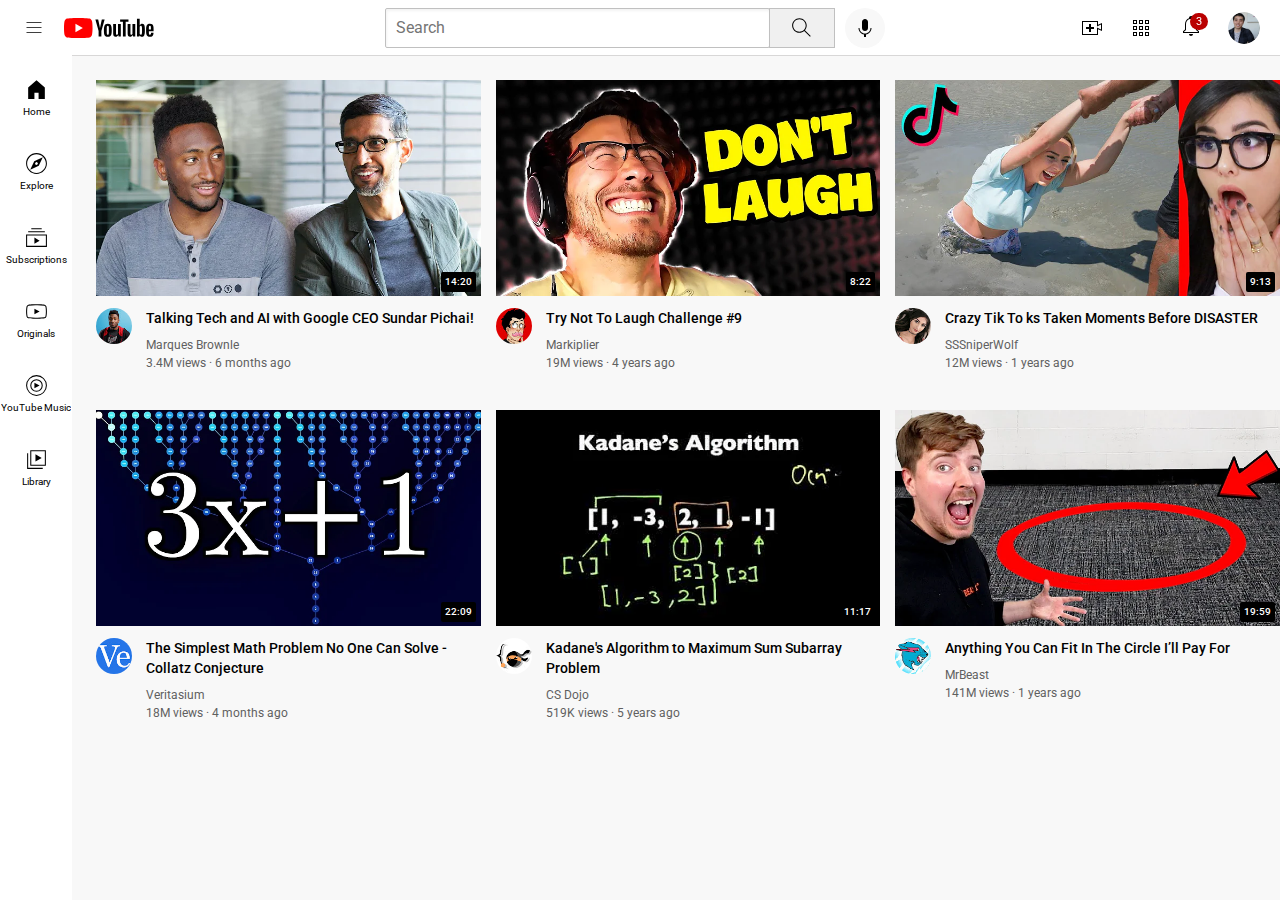
<file: index.html>
<!DOCTYPE html>
<html>
    <head>
        <title>Youtube.com Clone</title>

        <link rel="preconnect" href="https://fonts.googleapis.com">
        <link rel="preconnect" href="https://fonts.gstatic.com" crossorigin>
        <link href="https://fonts.googleapis.com/css2?family=Roboto:wght@400;500;700&display=swap" rel="stylesheet">
        
        <link rel="stylesheet" href="styles/general.css">
        <link rel="stylesheet" href="styles/header.css">
        <link rel="stylesheet" href="styles/video.css">
        <link rel="stylesheet" href="styles/sidebar.css"

    </head>
    <body>
        <div class="header">
            <div class="left-section">
                <img class="hamburger-menu" src="icons/hamburger-menu.svg">
                <img class="youtube-logo" src="icons/youtube-logo.svg">
            </div>
            <div class="middle-section">
                <input class="search-bar" type="text" placeholder="Search">
                <button class="search-button">
                    <img class="search-icon" src="icons/search.svg">
                    <div class="tooltip">Search</div>
                </button>
                <button class="voice-search-button">
                    <img class="voice-search-icon" src="icons/voice-search-icon.svg">
                    <div class="tooltip">Search with your voice</div>
                </button>
            </div>
            <div class="right-section">

                <div class="upload-icon-container">
                    <img class="upload-icon" src="icons/upload.svg">
                    <div class="tooltip">Create</div>
                </div>
                <div class="youtube-app-icon-container">
                    <img class="youtube-app-icon" src="icons/youtube-apps.svg">
                    <div class="tooltip">YouTube apps</div>
                </div>
                <div class="notifications-icon-container">
                    <img class="notifications-icon" src="icons/notifications.svg">
                    <div class="notifications-count">3</div>
                </div>
                <img class="current-user-picture" src="channel-picture/my-channel.jpeg">
            </div>  
        </div>

        <div class="sidebar">
            <div class="sidebar-link">
                <img src="icons/home.svg">
                <div> Home</div>
            </div>
            <div class="sidebar-link">
                <img src="icons/explore.svg">
                <div>Explore</div>
            </div>
            <div class="sidebar-link">
                <img src="icons/subscriptions.svg">
                <div>Subscriptions</div>
            </div>
            <div class="sidebar-link">
                <img src="icons/originals.svg">
                <div>Originals</div>
            </div>
            <div class="sidebar-link">
                <img src="icons/youtube-music.svg">
                <div>YouTube Music</div>
            </div>
            <div class="sidebar-link">
                <img src="icons/library.svg">
                <div>Library</div>
            </div>
        </div>

           <div class="video-grid">
            <div class="video-preview">
                <div class="thumbnail-row">
                    <img class="thumbnail" src="thumbnail/thumbnail-1.webp">
                    <div class="video-time">
                        14:20
                    </div>
                </div>
                <div class="video-info-grid">
                    <div class="channel-picture">
                        <img class="profile-picture" src="channel-picture/channel-1.jpeg">
                    </div>
                    <div class="video-info">
                        <p class="video-title">
                            Talking Tech and AI with Google CEO Sundar Pichai!
                        </p>
                        <p class="video-author">
                            Marques Brownle
                        </p>
                        <p class="video-stats">
                            3.4M views &#183; 6 months ago
                        </p>
                
                    </div>       
                </div>    
            </div>
    
            <div class="video-preview">
                <div class="thumbnail-row">
                    <img class="thumbnail" src="thumbnail/thumbnail-2.webp">
                    <div class="video-time">
                        8:22
                    </div>
                </div>
                <div class="video-info-grid">
                    <div class="channel-picture">
                        <img class="profile-picture" src="channel-picture/channel-2.jpeg">
                    </div>
                    <div class="video-info">
                        <p class="video-title">
                            Try Not To Laugh Challenge #9
                        </p>
                        <p class="video-author">
                            Markiplier
                        </p>
                        <p class="video-stats">
                            19M views &#183; 4 years ago
                        </p>
                
                    </div>       
                </div>    
            </div>

            <div class="video-preview">
                <div class="thumbnail-row">
                    <img class="thumbnail" src="thumbnail/thumbnail-3.webp">
                    <div class="video-time">
                        9:13
                    </div>
                </div>
                <div class="video-info-grid">
                    <div class="channel-picture">
                        <img class="profile-picture" src="channel-picture/channel-3.jpeg">
                    </div>
                    <div class="video-info">
                        <p class="video-title">
                            
                            Crazy Tik To ks Taken Moments Before DISASTER
                        </p>
                        <p class="video-author">
                            SSSniperWolf
                        </p>
                        <p class="video-stats">
                            12M views &#183; 1 years ago
                        </p>
                
                    </div>       
                </div>    
            </div>
    
            <div class="video-preview">
                <div class="thumbnail-row">
                    <img class="thumbnail" src="thumbnail/thumbnail-4.webp">
                    <div class="video-time">
                        22:09
                    </div>
                </div>
                <div class="video-info-grid">
                    <div class="channel-picture">
                        <img class="profile-picture" src="channel-picture/channel-4.jpeg">
                    </div>
                    <div class="video-info">
                        <p class="video-title">
                            
                            The Simplest Math Problem No One Can Solve - Collatz Conjecture
                        </p>
                        <p class="video-author">
                            Veritasium
                        </p>
                        <p class="video-stats">
                            18M views &#183; 4 months ago
                        </p>
                
                    </div>       
                </div>    
            </div>

            <div class="video-preview">
                <div class="thumbnail-row">
                    <img class="thumbnail" src="thumbnail/thumbnail-5.webp">
                    <div class="video-time">
                        11:17
                    </div>
                </div>
                <div class="video-info-grid">
                    <div class="channel-picture">
                        <img class="profile-picture" src="channel-picture/channel-5.jpeg">
                    </div>
                    <div class="video-info">
                        <p class="video-title">
                            
                            Kadane's Algorithm to Maximum Sum Subarray Problem
                        </p>
                        <p class="video-author">
                            CS Dojo
                        </p>
                        <p class="video-stats">
                            519K views &#183; 5 years ago
                        </p>
                
                    </div>       
                </div>    
            </div>
    
            <div class="video-preview">
                <div class="thumbnail-row">
                    <img class="thumbnail" src="thumbnail/thumbnail-6.webp">
                    <div class="video-time">
                        19:59
                    </div>
                </div>
                <div class="video-info-grid">
                    <div class="channel-picture">
                        <img class="profile-picture" src="channel-picture/channel-6.jpeg">
                    </div>
                    <div class="video-info">
                        <p class="video-title">
                            Anything You Can Fit In The Circle I’ll Pay For     
                        </p>
                        <p class="video-author">
                            MrBeast
                        </p>
                        <p class="video-stats">
                            141M views &#183; 1 years ago
                        </p>
                    </div>       
                </div>    
            </div>
           </div>
    </body>
</html>
</file>
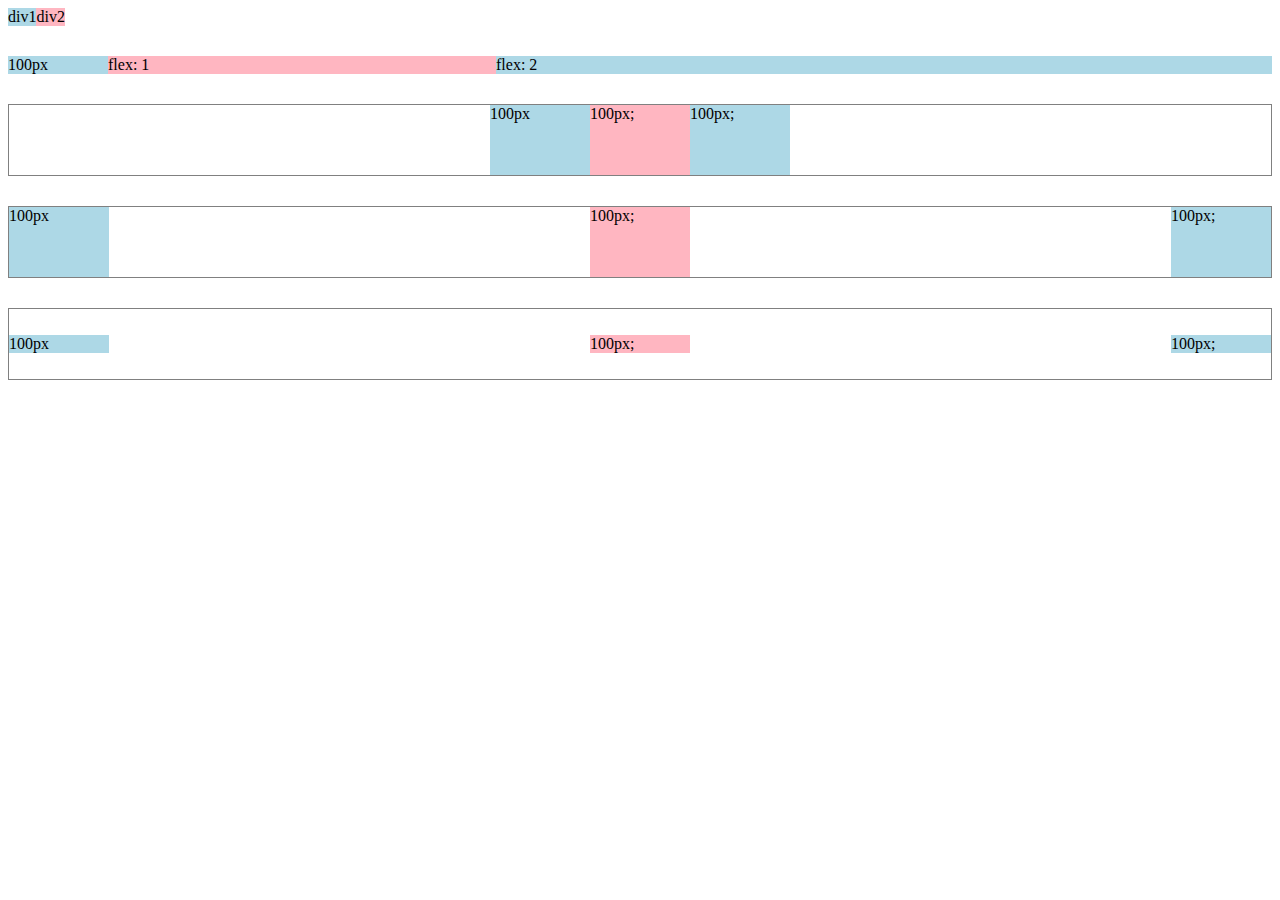
<file: flexbox.html>
<!DOCTYPE html>
<html>
    <head>
        <title>flexbox practice</title>
    </head>
    <body>
        <div style="
            display: flex;
            flex-direction: row;
            ">
                <div style="background-color: lightblue;">div1</div>
                <div style="background-color: lightpink;">div2</div>
            </div>

        <div style="
            margin-top: 30px;
            display: flex;
            flex-direction: row;
            ">
            <div style="background-color: lightblue;
                width: 100px;">100px
            </div>
            <div style="background-color: lightpink;
                  flex: 1;">flex: 1
            </div>
            <div style="background-color: lightblue;
                  flex: 2 ;">flex: 2
            </div>
        </div>

        <div style="
            margin-top: 30px;
            height: 70px;
            border-width: 1px;
            border-style: solid;
            border-color: gray;
            justify-content: center;

            display: flex;
            flex-direction: row;
            ">
            <div style="background-color: lightblue;
                width: 100px;">100px
            </div>
            <div style="background-color: lightpink;
                  width: 100px;">100px;
            </div>
            <div style="background-color: lightblue;
                  width: 100px;">100px;
            </div>
        </div>

        <div style="
            margin-top: 30px;
            height: 70px;
            border-width: 1px;
            border-style: solid;
            border-color: gray;
            justify-content: space-between;

            display: flex;
            flex-direction: row;
            ">
            <div style="background-color: lightblue;
                width: 100px;">100px
            </div>
            <div style="background-color: lightpink;
                width: 100px;">100px;
            </div>
            <div style="background-color: lightblue;
                width: 100px;">100px;
            </div>
        </div>

        <div style="
            margin-top: 30px;
            height: 70px;
            border-width: 1px;
            border-style: solid;
            border-color: gray;
            justify-content: space-between;
            align-items: center;

            display: flex;
            flex-direction: row;
            ">
            <div style="background-color: lightblue;
                width: 100px;">100px
            </div>
            <div style="background-color: lightpink;
                width: 100px;">100px;
            </div>
            <div style="background-color: lightblue;
                width: 100px;">100px;
            </div>
        </div>
    </body>
</html>
</file>
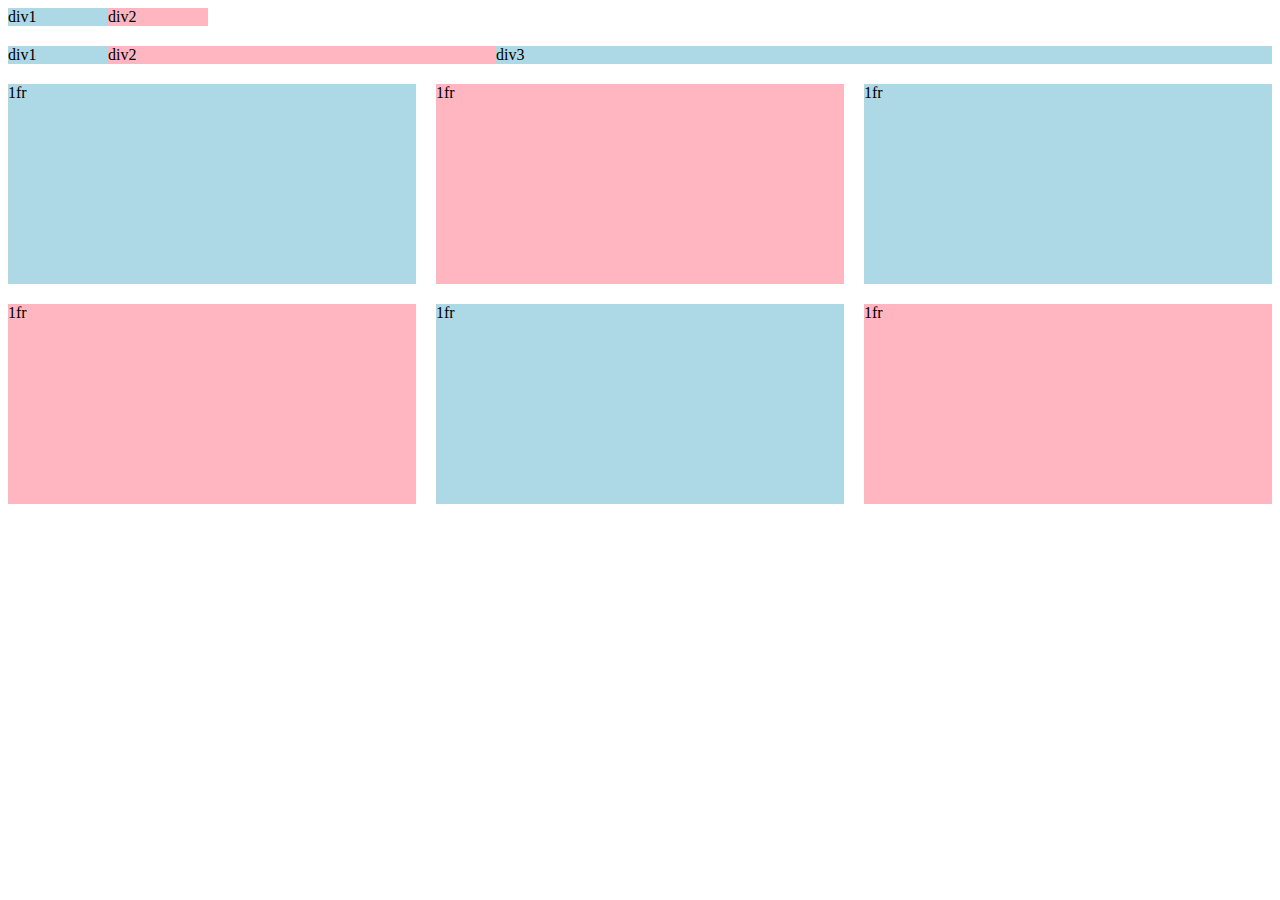
<file: grid.html>
<!DOCTYPE html>
<html>
    <head>
        <title>Grid Practice</title>
    </head>
    <body>
        <div style="
            display: grid;
            grid-template-columns: 100px 100px;
            ">
            <div style="background-color: lightblue;">div1</div>
            <div style="background-color: lightpink;">div2</div>
        </div>

        <div style="
            margin-top: 20px;
            display: grid;
            grid-template-columns: 100px 1fr 2fr;
            ">
            <div style="background-color: lightblue;">div1</div>
            <div style="background-color: lightpink;">div2</div>
            <div style="background-color: lightblue;">div3</div>
        </div>

        <div style="
            margin-top: 20px;
            display: grid;
            grid-template-columns: 1fr 1fr 1fr;
            column-gap: 20px;
            row-gap: 20px;
            ">
            <div style="background-color: lightblue; height: 200px;">1fr</div>
            <div style="background-color: lightpink; height: 200px;">1fr</div>
            <div style="background-color: lightblue; height: 200px;">1fr</div>
            <div style="background-color: lightpink; height: 200px;">1fr</div>
            <div style="background-color: lightblue; height: 200px;">1fr</div>
            <div style="background-color: lightpink; height: 200px;">1fr</div>
        </div>
    </body>
</html>
</file>
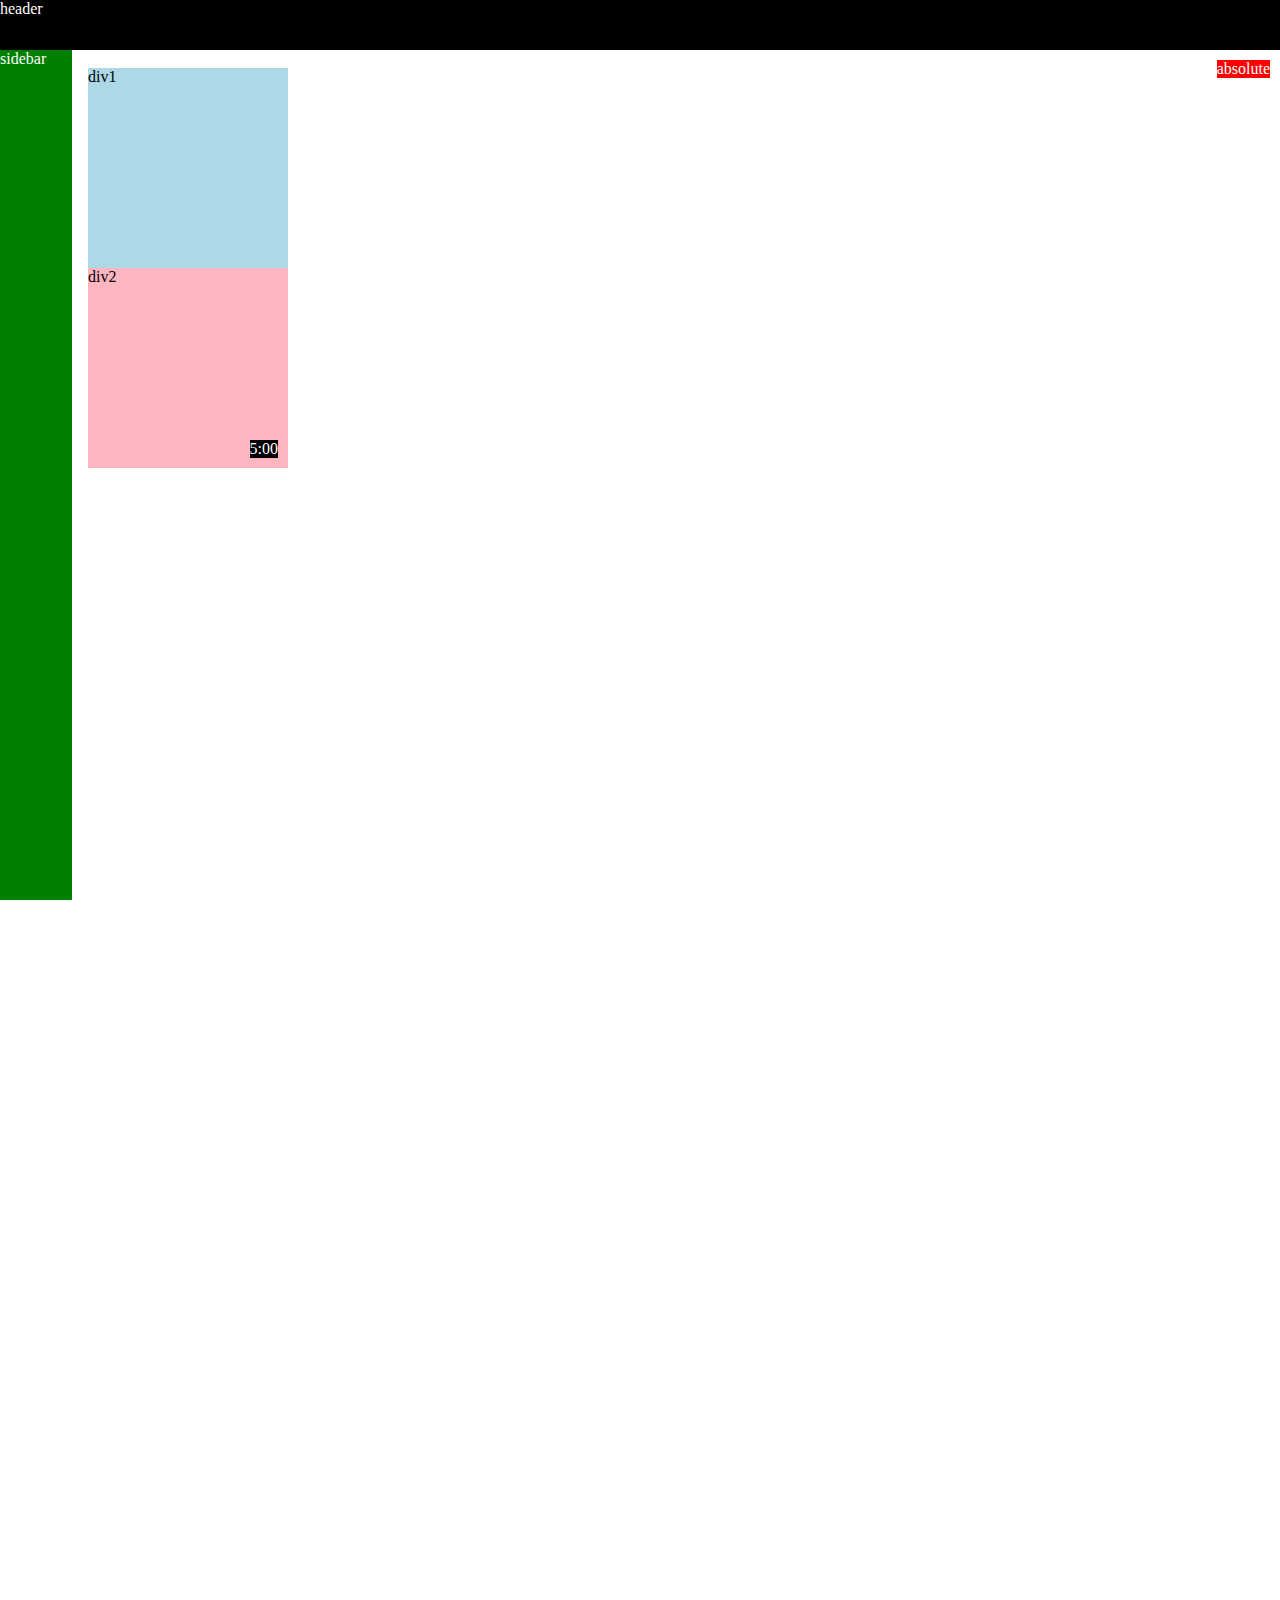
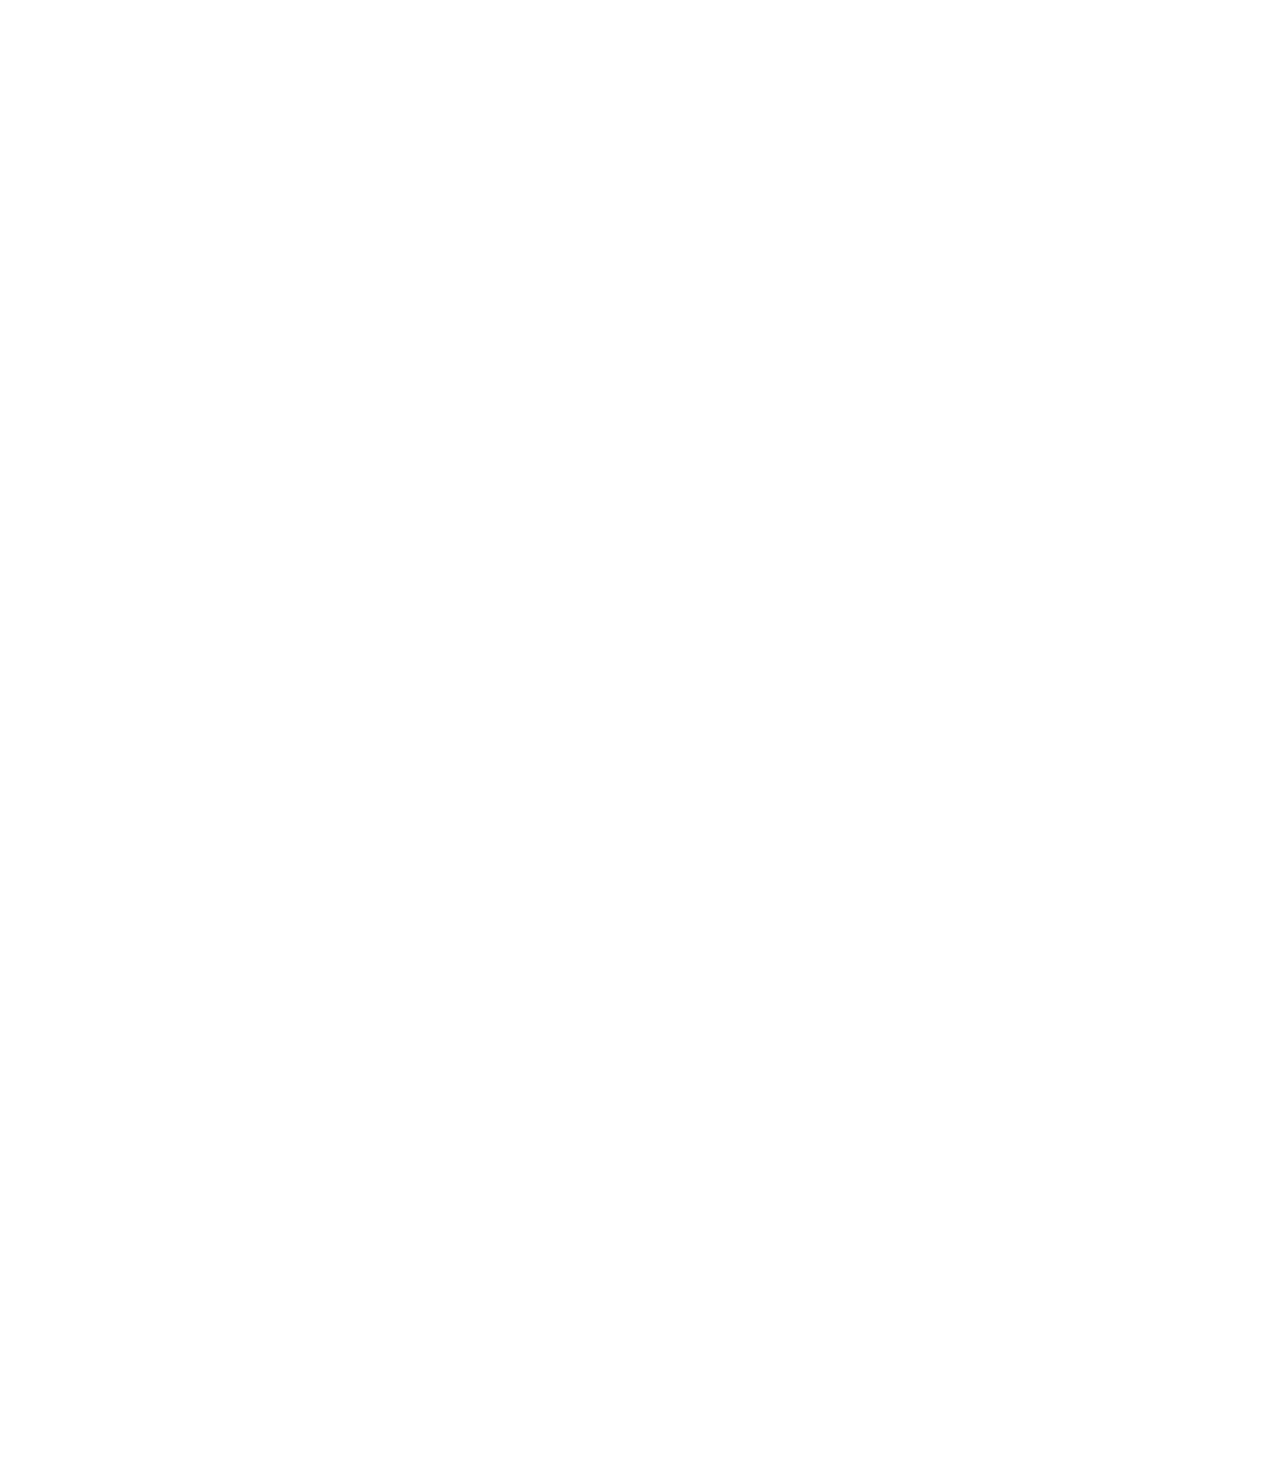
<file: position.html>
<!DOCTYPE html>
<html>
    <head>
        <title>position practice</title>
    </head>
    <body style="
    height: 3000px;
    padding-top: 60px;
    padding-left: 80px;">
        <div style="
            background-color: black;
            color: white;
            position: fixed;
            top: 0px;
            left: 0;
            right: 0;
            height: 50px;
            z-index: 1;
        ">header</div>

        <div style="
        background-color: green;
        color: white;
        position: fixed;
        left: 0;
        bottom: 0;
        top: 50px;
        width: 72px;">
            sidebar
        </div>

        <div style="
        position: absolute;
        background-color: red;
        color: white;
        top: 60px;
        right: 10px;
        ">
            absolute
        </div>

        <div style="
            background-color: lightblue;
            height: 200px;
            width: 200px;
            position: static;
        ">div1</div>
        <div style="
            background-color: lightpink;
            height: 200px;
            width: 200px;
            position: relative;
        ">div2
        <div style="
            position: absolute;
            background-color: black;
            color: white;
            bottom: 10px;
            right: 10px;
        ">
            5:00
        </div>

        </div>
    </body>
</html>
</file>
<file: styles/general.css>
p {
    font-family: roboto, Arial;
    margin-top: 0px;
    margin-bottom: 0px;
}

body {
    margin: 0px;
    padding-top: 80px;
    padding-left: 96px;
    background-color: rgb(248, 248, 248);
}
</file>
<file: styles/header.css>
.header {
    height: 55px;

    display: flex;
    flex-direction: row;
    justify-content: space-between;

    position: fixed;
    top: 0;
    left: 0;
    right: 0;

    background-color: white;
    border-bottom-width: 1px;
    border-bottom-style: solid;
    border-bottom-color: rgb(216, 215, 215);

    z-index: 1;
}

.left-section {
    display: flex;
    align-items: center;
}

.hamburger-menu {
    height: 20px;
    margin-left: 24px;
    margin-right: 20px;
    cursor: pointer;
}

.youtube-logo {
    height: 20px;
    cursor: pointer;
}

.middle-section {
    flex: 1;
    margin-left: 70px;
    margin-right: 35px;
    max-width: 500px;
    display: flex;
    align-items: center;
}

.search-bar {
    flex: 1;
    height: 36px;
    padding-left: 10px;
    font-size: 16px;
    border-width: 1px;
    border-style: solid;
    border-color: rgb(192, 192, 192);
    border-radius: 2px;
    box-shadow: inset 1px 2px 3px 
    rgba(0, 0, 0, 0.05);
    width: 0;
}

.search-icon {
    height: 25px;
}

.search-bar::placeholder {
    font-family: Roboto, Arial;
    font-size: 16px;
}

.search-button {
    height: 40px;
    width: 66px;
    background-color: rgb(240, 240, 240);
    border-width: 1px;
    border-style: solid;
    border-color: rgb(192, 192, 192);
    margin-left: -1px;
    margin-right: 10px;
    cursor: pointer;

    
}

.search-button,
.voice-search-button,
.upload-icon-container,
.youtube-app-icon-container {
    display: flex;
    justify-content: center;
    position: relative;
    align-items: center;
}

.search-button .tooltip,
.voice-search-button .tooltip,
.upload-icon-container .tooltip,
.youtube-app-icon-container .tooltip{
    position: absolute;
    background-color: gray;
    color: white;
    padding-bottom: 4px;
    padding-top: 4px;
    padding-right: 4px;
    padding-left: 4px;
    border-radius: 5px;
    font-size: 12px;
    bottom: -30px;
    opacity: 0;
    transition: opacity 0.15s;
    pointer-events: none;
    white-space: nowrap;
}

.search-button:hover .tooltip,
.voice-search-button:hover .tooltip,
.upload-icon-container:hover .tooltip,
.youtube-app-icon-container:hover .tooltip {
    opacity: 1;
}

.voice-search-button {
    height: 40px;
    width: 40px;
    border-radius: 20px;
    border: none;
    background-color: rgb(248, 248, 248);
    cursor: pointer; 
}

.voice-search-icon {
   height: 24px;
}

.right-section {
    width: 180px;
    margin-right: 20px;
    display: flex;
    align-items: center;
    justify-content: space-between;
    flex-shrink: 0;
}

.upload-icon {
    height: 24px;
    cursor: pointer;
}

.youtube-app-icon {
    height: 24px;
    cursor: pointer;
}

.notifications-icon {
    height: 24px;
    cursor: pointer;

}

.notifications-icon-container {
    position: relative;
}

.notifications-count {
    position: absolute;
    top: -1px;
    right: -5px;
    background-color: rgb(186, 1, 1);
    color: white;
    font-family: Roboto, Arial;
    font-size: 11px;
    padding-top: 2px;
    padding-bottom: 2px;
    padding-left: 6px;
    padding-right: 6px;
    border-radius: 10px;
}

.current-user-picture {
    height: 32px;
    border-radius: 16px;
    cursor: pointer;
}
</file>
<file: styles/video.css>
.thumbnail {
    width: 100%;
}

.video-title {
    margin-top: 0px ;
    font-size: 14px;
    font-weight: 500;
    line-height: 20px;
    margin-bottom: 10px;
}

.video-info-grid {
    display: grid;
    grid-template-columns: 50px 1fr;
}

.profile-picture {
    width: 36px;
    border-radius: 50px;
}

.thumbnail-row {
    margin-bottom: 8px;
    position: relative;
}

.video-author,
.video-stats {
    font-size: 12px;
    color: rgb(96, 96, 96);

}

.video-author {
    margin-bottom: 4px;
}

.video-grid {
    display: grid;
    grid-template-columns: 1fr 1fr 1fr;
    column-gap: 15px;
    row-gap: 40px;
}

@media (max-width: 750px) {
    .video-grid {
        grid-template-columns: 1fr 1fr;
    }
} 

.video-time {
    font-family: Roboto, Arial;
    font-size: 10px;
    font-weight: 500;
    padding-left: 4px;
    padding-right: 4px;
    padding-top: 4px;
    padding-bottom: 5px;
    border-radius: 2px;
    background-color: black;
    color: white;
    position: absolute;
    bottom: 8px;
    right: 5px;
}
</file>
<file: styles/sidebar.css>
.sidebar {
    position: fixed;
    left: 0;
    bottom: 0;
    top: 55px;
    background-color: white;
    width: 72px;
    z-index: 1;
    padding-top: 5px;
    cursor: pointer;
}

.sidebar-link {
    height: 74px;
    display: flex;
    justify-content: center;
    align-items: center;
    flex-direction: column;
}

.sidebar-link:hover {
    background-color: rgb(236, 236, 236);
}

.sidebar-link img {
    height: 25px;
    margin-bottom: 4px;
}

.sidebar-link div {
    font-family: Roboto, Arial;
    font-size: 10px;
}
</file>
